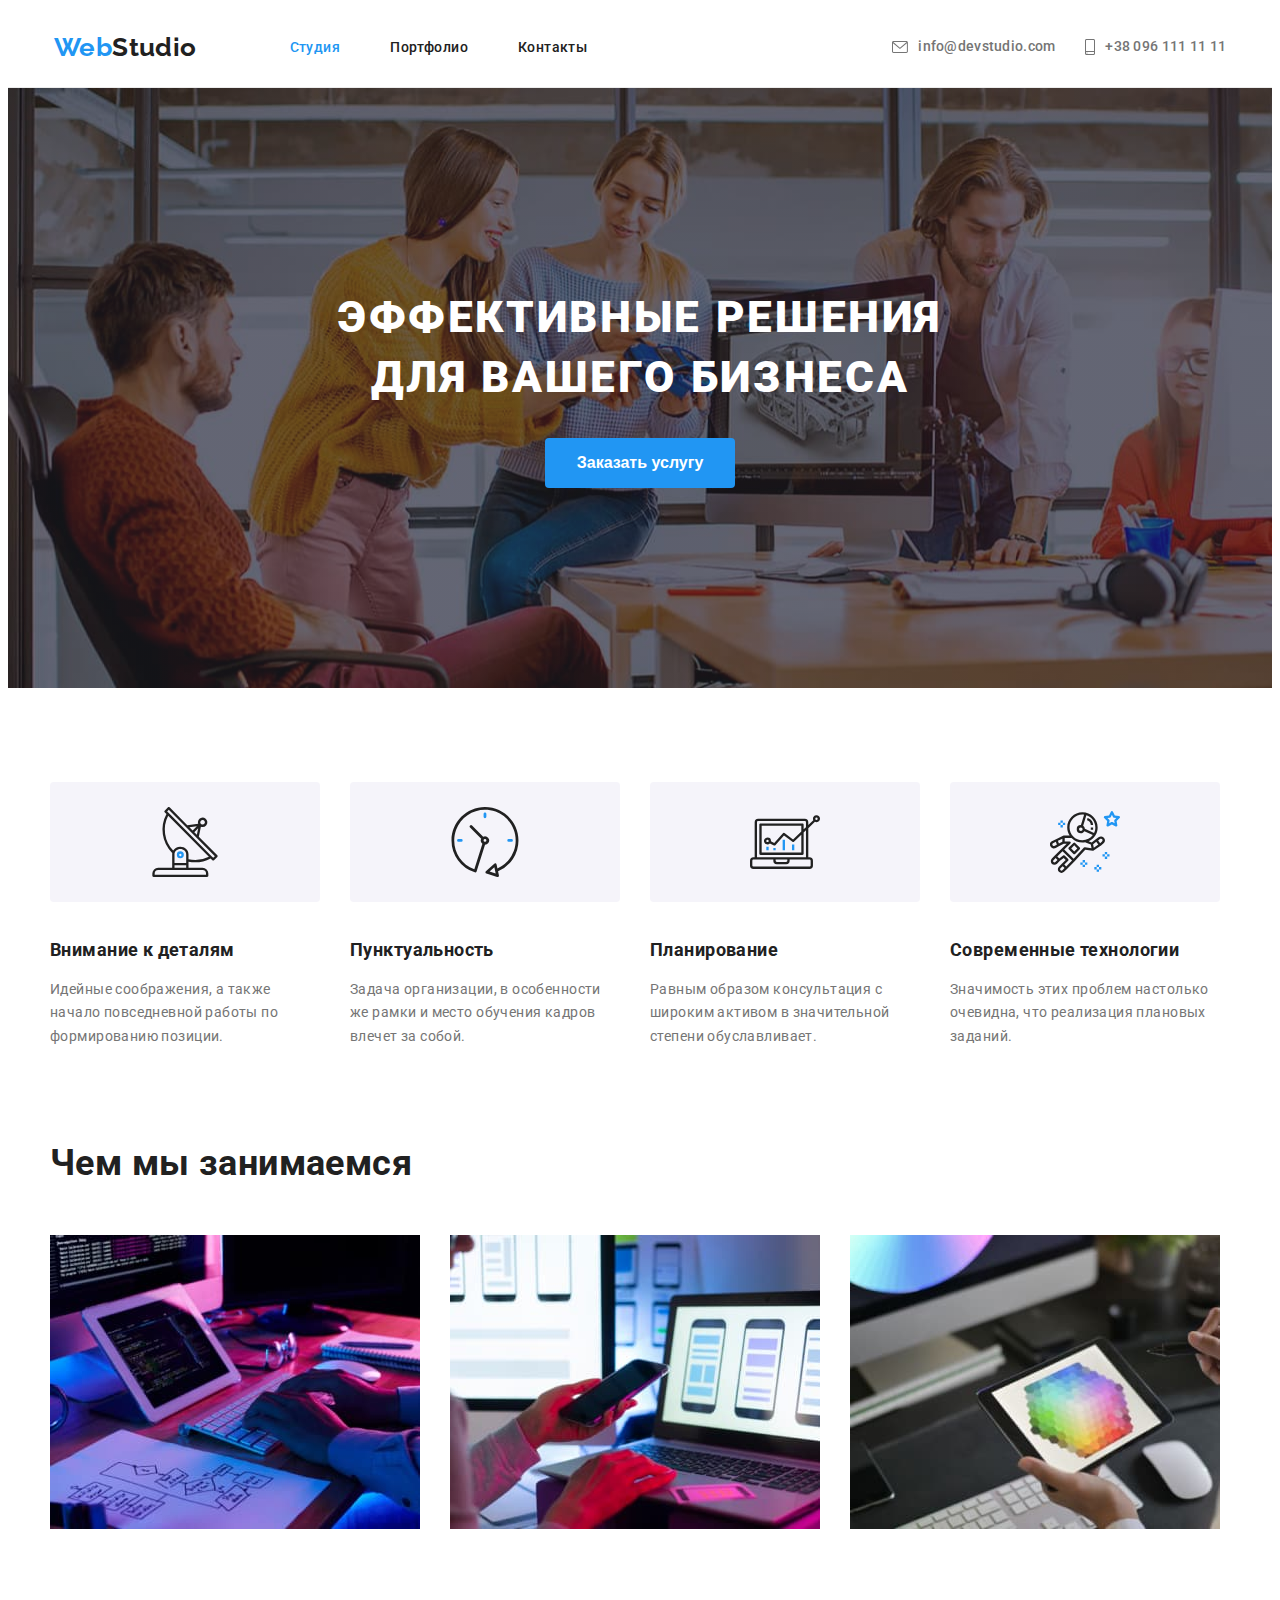
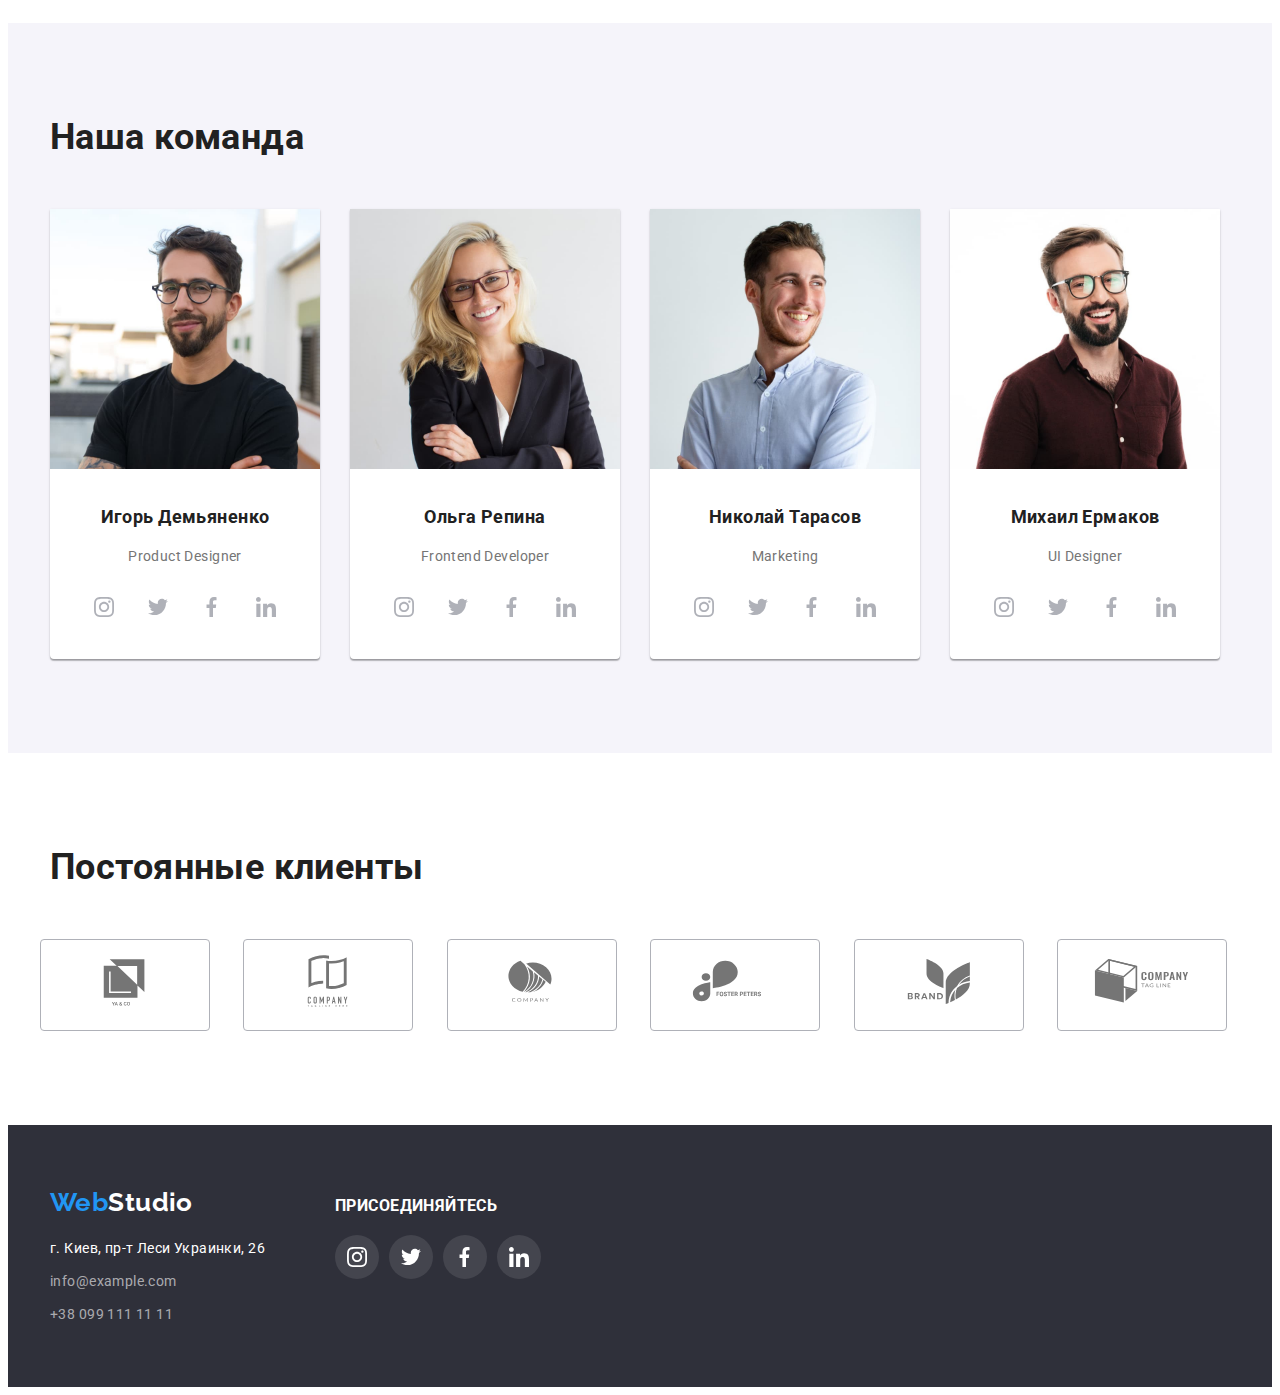
<file: index.html>
<!DOCTYPE html>
<html lang="ru">
<head class="head">
    <meta charset="UTF-8">
    <meta http-equiv="X-UA-Compatible" content="IE=edge">
    <meta name="viewport" content="width=device-width, initial-scale=1.0">
    <title>Эффективные решения для вашего бизнеса</title>
    <link rel="stylesheet" href="https://cdnjs.cloudflare.com/ajax/libs/modern-normalize/1.1.0/modern-normalize.min.css" integrity="sha512-wpPYUAdjBVSE4KJnH1VR1HeZfpl1ub8YT/NKx4PuQ5NmX2tKuGu6U/JRp5y+Y8XG2tV+wKQpNHVUX03MfMFn9Q==" crossorigin="anonymous" referrerpolicy="no-referrer" />
    <link rel="preconnect" href="https://fonts.googleapis.com">
    <link rel="preconnect" href="https://fonts.gstatic.com" crossorigin>
    <link href="https://fonts.googleapis.com/css2?family=Raleway:wght@700&family=Roboto:wght@400;500;700;900&display=swap" rel="stylesheet">
    <link rel="stylesheet" href="./css/style.css">

</head  >
    <body>
        <!--верхняя линия-->
        <header class="head">
            <div class="container">
                <nav class="main-nav">
                    <a href="" lang="en" rel="noopener noreferrer" class="list logo"><span class="web">Web</span><span class="studio">Studio</span></a>
                    <ul class="site-nav list">
                        <li class="item link"><a href="info@devstudio.com" class="list menu current">Студия</a></li>
                        <li class="item link"><a href="./portfolio.html" class="list menu">Портфолио</a></li>
                        <li class="item link"><a href="#" class="list menu">Контакты</a></li>
                    </ul>
                    <ul class="site-nav address list">
                        <li class="link">
                            <a href="mailto:info@devstudio.com" class="list contacts" >
                                <svg class="icon-mail" width="16" height="12" >
                                    <use  href="./images/symbol-defs.svg#icon-envelope" ></use>
                                </svg>
                                info@devstudio.com
                            </a>
                        </li>
                        <li class="link">
                            <div class="link">
                                <a href="tel:+380961111111" class="list contacts">
                                    <svg class="icon-mail" width="10px" height="16px">
                                        <use  href="./images/symbol-defs.svg#icon-smartphone"></use>
                                    </svg>
                                    +38 096 111 11 11
                                </a>
                            </div>
                        </li>
                    </ul>
                </nav>
            </div>
        </header>

        <!--содержымое сайта-->
        <main >
            <!--сеция шапка сайта-->
            <section class="section hiro">
                <div class="container">
                    <h1 class="hiro-title list">Эффективные решения для вашего бизнеса</h1>
                    <button  type="button" class="list hiro-btn">Заказать услугу</button>
                </div>
            </section>
            
            <!--Секция особенности-->
            
            <section class="section">
                <div class="container ">
                    <h2 hidden class="list">особенности</h2>
                    <ul class="list features">
                        <li class="item antenna">
                            <h3 class="text-title">Внимание к деталям</h3>
                            <p class="text">Идейные соображения, а также начало повседневной работы по формированию позиции.</p>
                        </li>
                        <li class="item clock">
                            <h3 class="text-title">Пунктуальность</h3>
                            <p class="text">Задача организации, в особенности же рамки и место обучения кадров влечет за собой.</p>
                        </li>
                        <li class="item chart">
                            <h3 class="text-title">Планирование</h3>
                            <p class="text">Равным образом консультация с широким активом в значительной степени обуславливает.</p>
                        </li>
                        <li class="item astronaut">
                            <h3 class="text-title">Современные технологии</h3>
                            <p class="text">Значимость этих проблем настолько очевидна, что реализация плановых заданий.</p>
                        </li>
                    </ul>
                </div>
            </section>

                <!--Секцыя чем занимаемся-->

            <section class="section engaged-zero">
                <div class="container">
                    <h2 class="section-title list">Чем мы занимаемся</h2>
                    <ul class="list engaged">
                        <li class="item"><img src="./images/box1.jpg" alt="image" width="370" height="294"/></li>
                        <li class="item"><img src="./images/box2.jpg" alt="image" width="370" height="294"/></li>
                        <li class="item"><img src="./images/box3.jpg" alt="image" width="370" height="294"/></li>
                    </ul>
                </div>
            </section>
                
                <!--Секция наща коианда-->
                
            <section class="section team">
                <div class="container">
                    <h2 class="section-title list">Наша команда</h2>
                    <ul class="team list">
                        <li class="item">  
                            <img  src="./images/img.jpg" alt="Игорь Демьяненко" width="270" height="260">
                            <h3 class="text-title name">Игорь Демьяненко</h3>
                            <p lang="en" class="text">Product Designer</p>
                            <div class="social-icon">
                                <a  href="https://www.instagram.com/" target="blank"  rel="noopener noreferrer" class="icon-link list">
                                    <svg class="icon">
                                        <use class="simboll" href="./images/symbol-defs.svg#icon-instagram"></use>
                                    </svg>
                                </a>
                                <a href="https://twitter.com/" target="blank"  rel="noopener noreferrer" class="icon-link list">
                                    <svg class="icon">
                                        <use class="simboll" href="./images/symbol-defs.svg#icon-twitter" ></use>
                                    </svg>
                                </a>
                                <a href="https://m.facebook.com/" target="blank"  rel="noopener noreferrer" class="icon-link list">
                                    <svg class="icon">
                                        <use href="./images/symbol-defs.svg#icon-facebook"></use>
                                    </svg>
                                </a>
                                <a href="https://www.linkedin.com/" target="blank"  rel="noopener noreferrer" class="icon-link list">
                                    <svg class="icon">
                                        <use  href="./images/symbol-defs.svg#icon-linkedin"></use>
                                    </svg>
                                </a>
                            </div>
                        </li>
                        <li class="item">
                            <img src="./images/img(2).jpg" alt="Ольга Репина" width="270" height="260">
                            <h3 class="text-title name">Ольга Репина</h3>
                            <p lang="en" class="text">Frontend Developer</p>
                            <div class="social-icon">
                                <a  href="https://www.instagram.com/" target="blank"  rel="noopener noreferrer" class="icon-link list">
                                    <svg class="icon">
                                        <use  href="./images/symbol-defs.svg#icon-instagram" ></use>
                                    </svg>
                                </a>
                                <a href="https://twitter.com/" target="blank" rel="noopener noreferrer" class="icon-link list">
                                    <svg class="icon">
                                        <use href="./images/symbol-defs.svg#icon-twitter"></use>
                                    </svg>
                                </a>
                                <a href="https://m.facebook.com/" target="blank"  rel="noopener noreferrer" class="icon-link list">
                                    <svg class="icon">
                                        <use href="./images/symbol-defs.svg#icon-facebook" ></use>
                                    </svg>
                                </a>
                                <a href="https://www.linkedin.com/" target="blank"  rel="noopener noreferrer" class="icon-link list">
                                    <svg class="icon">
                                        <use  href="./images/symbol-defs.svg#icon-linkedin" ></use>
                                    </svg>
                                </a>
                            </div>
                        </li>
                        <li class="item">
                            <img src="./images/img(1).jpg" alt="Николай Тарасов" width="270" height="260">
                            <h3 class="text-title name">Николай Тарасов</h3>
                            <p lang="en" class="text">Marketing</p>
                            <div class="social-icon">
                                <a  href="https://www.instagram.com/" target="blank"  rel="noopener noreferrer" class="icon-link list">
                                    <svg class="icon">
                                        <use  href="./images/symbol-defs.svg#icon-instagram" ></use>
                                    </svg>
                                </a>
                                <a href="https://twitter.com/" target="blank"  rel="noopener noreferrer" class="icon-link list">
                                    <svg class="icon">
                                        <use href="./images/symbol-defs.svg#icon-twitter" ></use>
                                    </svg>
                                </a>
                                <a href="https://m.facebook.com/" target="blank"  rel="noopener noreferrer" class="icon-link list">
                                    <svg class="icon">
                                        <use href="./images/symbol-defs.svg#icon-facebook" ></use>
                                    </svg>
                                </a>
                                <a href="https://www.linkedin.com/" target="blank"  rel="noopener noreferrer" class="icon-link list">
                                    <svg class="icon">
                                        <use  href="./images/symbol-defs.svg#icon-linkedin" ></use>
                                    </svg>
                                </a>
                            </div>
                            </li>
                        <li class="item">
                            <img src="./images/img(3).jpg" alt="Михаил Ермаков" width="270" height="260">
                            <h3 class="text-title name">Михаил Ермаков</h3>
                            <p lang="en" class="text">UI Designer</p>
                            <div class="social-icon">
                                <a  href="https://www.instagram.com/" target="blank"  rel="noopener noreferrer" class="icon-link list">
                                    <svg class="icon">
                                        <use  href="./images/symbol-defs.svg#icon-instagram" ></use>
                                    </svg>
                                </a>
                                <a href="https://twitter.com/" target="blank"  rel="noopener noreferrer" class="icon-link list">
                                    <svg class="icon list">
                                        <use href="./images/symbol-defs.svg#icon-twitter" ></use>
                                    </svg>
                                </a>
                                <a href="https://m.facebook.com/" target="blank"  rel="noopener noreferrer" class="icon-link list">
                                    <svg class="icon">
                                        <use href="./images/symbol-defs.svg#icon-facebook" ></use>
                                    </svg>
                                </a>
                                <a href="https://www.linkedin.com/" target="blank"  rel="noopener noreferrer" class="icon-link list">
                                    <svg class="icon">
                                        <use  href="./images/symbol-defs.svg#icon-linkedin" ></use>
                                    </svg>
                                </a>
                            </div>
                        </li>
                    </ul>
                </div>
            </section>

        <!-- cuctomers section -->

            <section class="section">
                <div class="container list">
                    <h2 class="section-title list">Постоянные клиенты</h2>
                    <ul class=" customers list">
                        <li class="item">
                            <a class="customers-link list" href="" rel="noopener noreferrer">
                                <svg class="customers-icon" width="106" height="60">
                                    <use href="./images/symbol-defs.svg#icon-client_one" ></use>
                                </svg>
                            </a>
                        </li>
                        <li class="item">
                            <a class="customers-link list" href="" rel="noopener noreferrer">
                                <svg class="customers-icon" width="106" height="60">
                                    <use href="./images/symbol-defs.svg#icon-client_two" ></use>
                                </svg>
                            </a>
                        </li>
                        <li class="item">
                            <a class="customers-link list" href="" rel="noopener noreferrer">
                                <svg class="customers-icon" width="106" height="60">
                                    <use href="./images/symbol-defs.svg#icon-client_three" ></use>
                                </svg>
                            </a>
                        </li>
                        <li class="item">
                            <a class="customers-link list" href="https://www.fosterandpartners.com/" rel="noopener noreferrer">
                                <svg class="customers-icon" width="106" height="60">
                                    <use href="./images/symbol-defs.svg#icon-client_four" ></use>
                                </svg>
                            </a>
                        </li>
                        <li class="item">
                            <a class="customers-link list" href="" rel="noopener noreferrer">
                                <svg class="customers-icon" width="106" height="60">
                                    <use href="./images/symbol-defs.svg#icon-client_five" ></use>
                                </svg>
                            </a>
                        </li>
                        <li class="item">
                            <a class="customers-link list" href="" rel="noopener noreferrer">
                                <svg class="customers-icon" width="106" height="60">
                                    <use href="./images/symbol-defs.svg#icon-client_six" ></use>
                                </svg>
                            </a>
                        </li>
                    </ul>
                </div>
            </section>
        </main>
            <!--секция подвала-->
        <footer class="section foot zero">
            <div class="container foot-container">
            <div>
            <a href="" lang="en" rel="noopener noreferrer" class="list foot-logo"><span class="web">Web</span><span class="studio-foot">Studio</span></a>
            <address>
                <ul class="address list">
                    <li><a href="https://www.google.com/maps/place/%D0%B1%D1%83%D0%BB%D1%8C%D0%B2%D0%B0%D1%80+%D0%9B%D0%B5%D1%81%D1%96+%D0%A3%D0%BA%D1%80%D0%B0%D1%97%D0%BD%D0%BA%D0%B8,+26,+%D0%9A%D0%B8%D1%97%D0%B2,+02000/@50.4265807,30.5361971,17z/data=!3m1!4b1!4m5!3m4!1s0x40d4cf0e033ecbe9:0x57a4dffefec77da0!8m2!3d50.4265807!4d30.5383858" target="blank" rel="noopener noreferrer" class="place list">г. Киев, пр-т Леси Украинки, 26</a></li>
                    <li class="link"> <a href="" rel="" class="list contact">info@example.com</a></li>
                    <li class="link"> <a href="" rel="" class="list contact">+38 099 111 11 11</a></li>
                </ul>
             </address>
            </div>
             <ul class="foot-social list">
                 <li>
                    <h3 class="foot-social-title list">присоединяйтесь</h3>
                 </li>
                 <li>
                    <div class="social-icon list">
                        <a  href="https://www.instagram.com/" target="blank"  rel="noopener noreferrer" class="icon-link list">
                            <svg class="icon">
                                <use  href="./images/symbol-defs.svg#icon-instagram"></use>
                            </svg>
                        </a>
                        <a href="https://twitter.com/" target="blank"  rel="noopener noreferrer" class="icon-link list">
                            <svg class="icon list">
                                <use href="./images/symbol-defs.svg#icon-twitter" ></use>
                            </svg>
                        </a>
                        <a href="https://m.facebook.com/" target="blank"  rel="noopener noreferrer" class="icon-link list">
                            <svg class="icon">
                                <use href="./images/symbol-defs.svg#icon-facebook" ></use>
                            </svg>
                        </a>
                        <a href="https://www.linkedin.com/" target="blank"  rel="noopener noreferrer" class="icon-link list">
                            <svg class="icon">
                                <use  href="./images/symbol-defs.svg#icon-linkedin" ></use>
                            </svg>
                        </a>
                    </div>
                 </li>
             </ul>
            </div>
        </footer>
    </body>
</html>
</file>
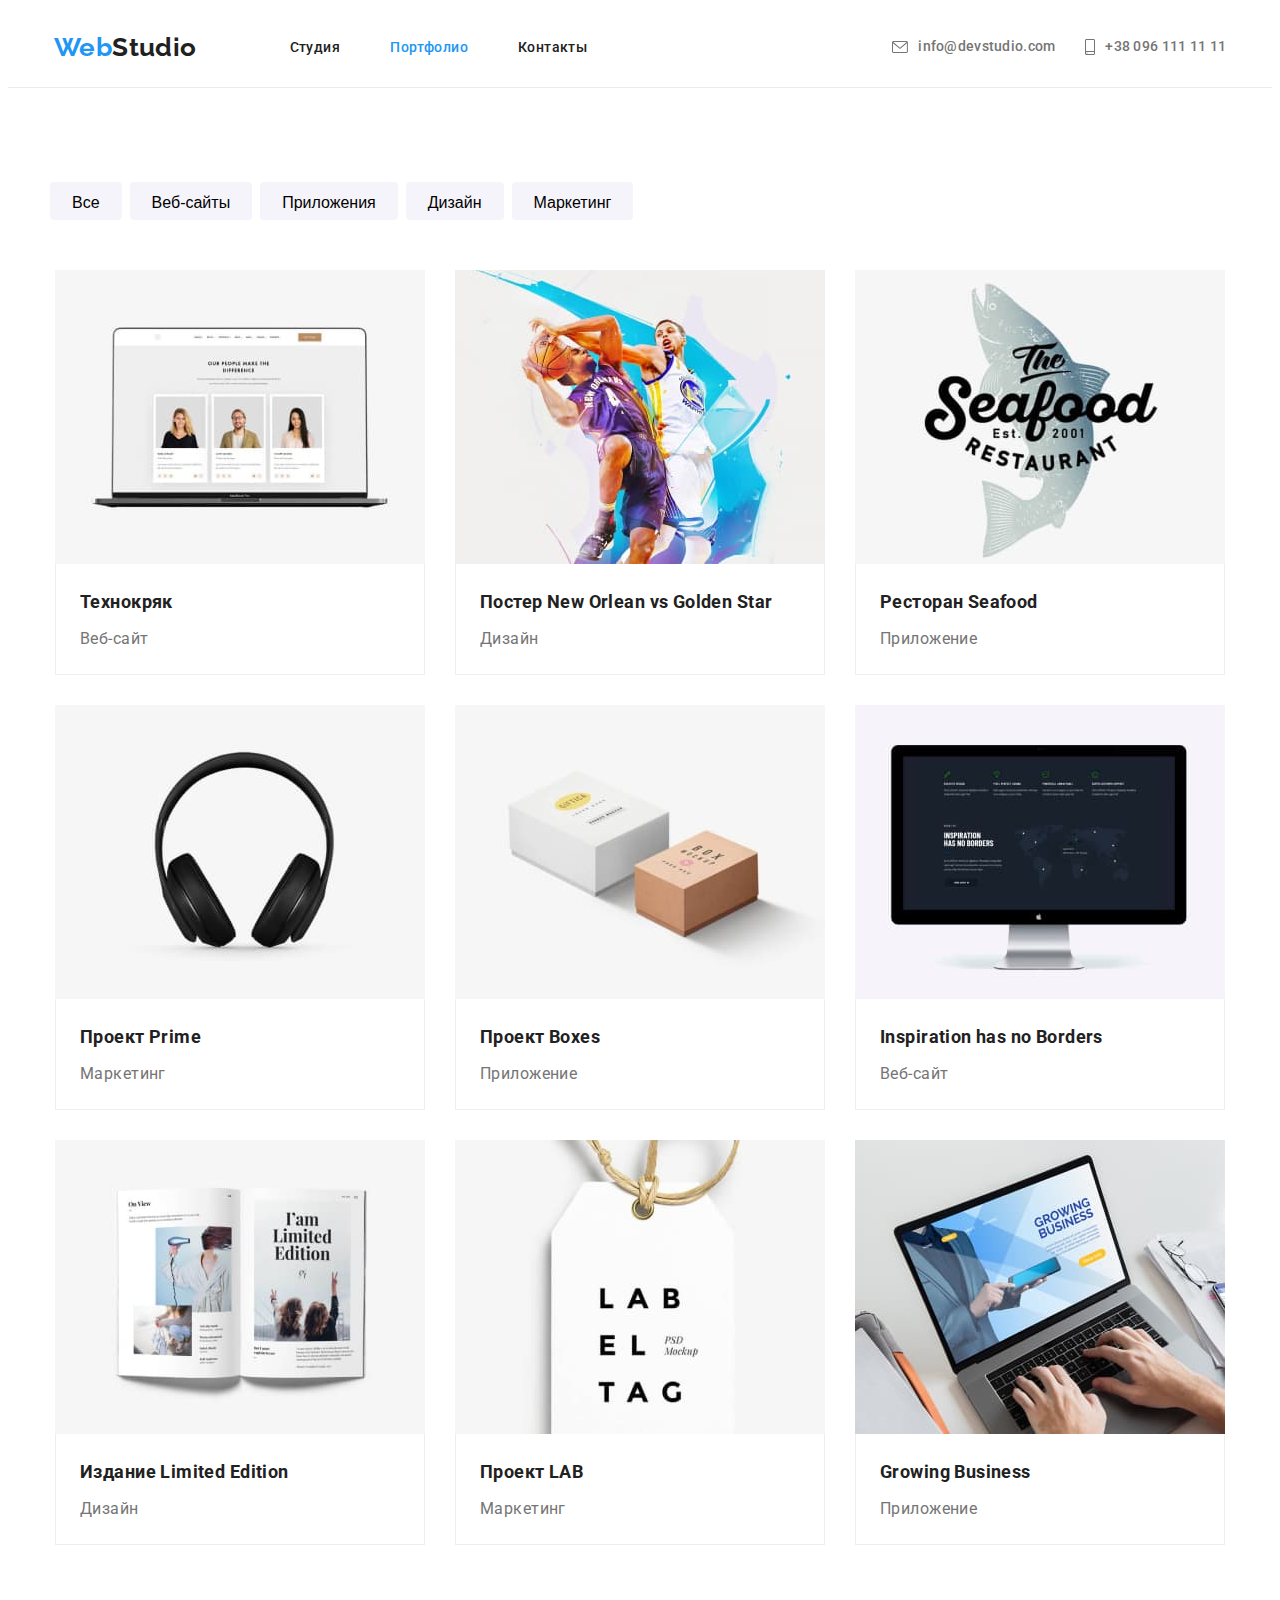
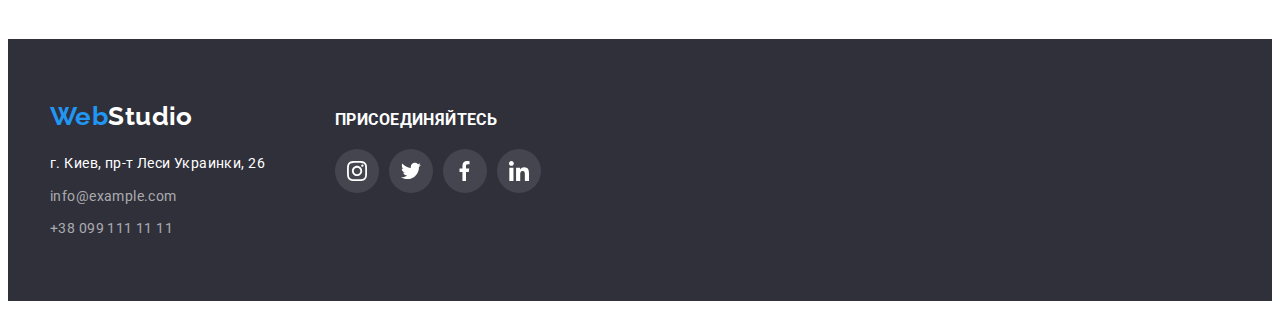
<file: portfolio.html>
<!DOCTYPE html>
<html lang="ru">
<head>
    <meta charset="UTF-8">
    <meta http-equiv="X-UA-Compatible" content="IE=edge">
    <meta name="viewport" content="width=device-width, initial-scale=1.0">
    <title>Эффективные решения для вашего бизнеса</title>
    <link rel="stylesheet" href="https://cdnjs.cloudflare.com/ajax/libs/modern-normalize/1.1.0/modern-normalize.min.css" integrity="sha512-wpPYUAdjBVSE4KJnH1VR1HeZfpl1ub8YT/NKx4PuQ5NmX2tKuGu6U/JRp5y+Y8XG2tV+wKQpNHVUX03MfMFn9Q==" crossorigin="anonymous" referrerpolicy="no-referrer" />
    <link rel="preconnect" href="https://fonts.googleapis.com">
    <link rel="preconnect" href="https://fonts.gstatic.com" crossorigin>
    <link href="https://fonts.googleapis.com/css2?family=Raleway:wght@700&family=Roboto:wght@400;500;700;900&display=swap" rel="stylesheet">
    <link rel="stylesheet" href="./css/style.css">
</head>
    <body>
        <!--верхняя линия-->

        <header class="head">
            <div class="container">
                <nav class="main-nav">
                    <a href="" lang="en" rel="noopener noreferrer" class="list logo"><span class="web">Web</span><span class="studio">Studio</span></a>
                    <ul class="site-nav list">
                        <li class="item link"><a href="./index.html" class="list menu ">Студия</a></li>
                        <li class="item link"><a href="./portfolio.html" class="list menu current">Портфолио</a></li>
                        <li class="item link"><a href="#" class="list menu">Контакты</a></li>
                    </ul>
                    <ul class="site-nav address list">
                        <li class="link">
                            <a href="mailto:info@devstudio.com" class="list contacts" >
                                <svg class="icon-mail envelope" width="16" height="12">
                                    <use  href="./images/symbol-defs.svg#icon-envelope"></use>
                                </svg>
                                info@devstudio.com
                            </a>
                        </li>
                        <li class="link">
                            <div class="link">
                                <a href="tel:+380961111111" class="list contacts">
                                    <svg class="icon-mail smartphone" width="10" height="16">
                                        <use  href="./images/symbol-defs.svg#icon-smartphone"></use>
                                    </svg>
                                    +38 096 111 11 11
                                </a>
                            </div>
                        </li>
                    </ul>
                </nav>
            </div>
        </header>
        <main>
            <!-- секция фильтры -->
            <section class="section">
                <div class="container">
                    <h1 hidden>Portfolio</h1>
                    <ul  class="filters list">
                        <li class="button"><button type="button" class="btn">Все</button></li>
                        <li class="button"><button type="button" class="btn">Веб-сайты</button></li>
                        <li class="button"><button type="button" class="btn">Приложения</button></li>
                        <li class="button"><button type="button" class="btn">Дизайн</button></li>
                        <li class="button"><button type="button" class="btn">Маркетинг</button></li>
                    </ul>
           
            <!-- секция проектов -->

                    <ul class="portfolio list">
                        <li class="item">
                            <a href="" class="list">
                                <img src="./images/imgtehnocrack.jpg" alt="laptop" width="370" height="294">
                                <div class="card">
                                    <h2 class="spacing text-title">Технокряк</h2>
                                    <p class="text">Веб-сайт</p>
                                </div>
                            </a>
                        </li>
                        <li class="item">
                            <a href="" class="list">
                                <img src="./images/img(game).jpg" alt="basketball" width="370" height="294">
                                <div class="card">
                                    <h2 class="spacing text-title">Постер New Orlean vs Golden Star</h2>
                                    <p class="text">Дизайн</p> 
                                </div>
                            </a>                  
                        </li>
                        <li class="item">
                            <a href="" class="list">
                                <img src="./images/img(seafood).jpg" alt="logo" width="370" height="294">      
                                <div class="card">
                                    <h2 class="spacing text-title">Ресторан Seafood</h2>
                                    <p class="text">Приложение</p>
                                </div>   
                            </a>
                        </li>
                        <li class="item">
                            <a href="" class="list">
                                <img src="./images/img(prime).jpg" alt="headphone" width="370" height="294">
                                <div class="card">
                                    <h2 class="spacing text-title">Проект Prime</h2>
                                    <p class="text">Маркетинг</p>
                                </div>
                            </a>
                        </li>
                        <li class="item">
                            <a href="" class="list">
                                <img src="./images/img(boxes).jpg" alt="boxes" width="370" height="294">
                                <div class="card">
                                    <h2 class="spacing text-title">Проект Boxes</h2>
                                    <p class="text">Приложение</p>
                                </div>
                            </a>
                        </li>
                        <li class="item">
                            <a href="" class="list">
                                <img src="./images/img(websyite).jpg" alt="site screenshots" width="370" height="294">
                                <div class="card">
                                    <h2 lang="en" class="spacing text-title">Inspiration has no Borders</h2>
                                    <p class="text">Веб-сайт</p>
                                </div>
                            </a>
                        </li>
                        <li class="item">
                            <a href="" class="list">
                                <img src="./images/img(limited).jpg" alt="magazine" width="370" height="294">
                                <div class="card">
                                    <h2 class="spacing text-title">Издание Limited Edition</h2>
                                    <p class="text">Дизайн</p>
                                </div>
                            </a>
                        </li>
                        <li class="item">
                            <a href="" class="list">
                                <img src="./images/img(lab).jpg" alt="label" width="370" height="294">
                                <div class="card">
                                    <h2 class="spacing text-title">Проект LAB</h2>
                                    <p class="text">Маркетинг</p>
                                </div>
                            </a>
                        </li>
                        <li class="item">
                            <a href="" class="list">
                                <img src="./images/img(business).jpg" alt="business" width="370" height="294">
                                <div class="card">
                                    <h2 lang="en" class="spacing text-title">Growing Business</h2>
                                    <p class="text">Приложение</p>
                                </div>
                            </a>
                        </li>
                    </ul>
                </div>
            </section>
        </main>
        <!--секция подвала-->
        <footer class="section foot zero">
            <div class="container foot-container">
            <div>
            <a href="" lang="en" rel="noopener noreferrer" class="list foot-logo"><span class="web">Web</span><span class="studio-foot">Studio</span></a>
            <address>
                <ul class="address list">
                    <li><a href="https://www.google.com/maps/place/%D0%B1%D1%83%D0%BB%D1%8C%D0%B2%D0%B0%D1%80+%D0%9B%D0%B5%D1%81%D1%96+%D0%A3%D0%BA%D1%80%D0%B0%D1%97%D0%BD%D0%BA%D0%B8,+26,+%D0%9A%D0%B8%D1%97%D0%B2,+02000/@50.4265807,30.5361971,17z/data=!3m1!4b1!4m5!3m4!1s0x40d4cf0e033ecbe9:0x57a4dffefec77da0!8m2!3d50.4265807!4d30.5383858" target="blank" rel="noopener noreferrer" class="place list">г. Киев, пр-т Леси Украинки, 26</a></li>
                    <li class="link"> <a href="" rel="" class="list contact">info@example.com</a></li>
                    <li class="link"> <a href="" rel="" class="list contact">+38 099 111 11 11</a></li>
                </ul>
             </address>
            </div>
             <ul class="foot-social list">
                 <li>
                    <h3 class="foot-social-title list">присоединяйтесь</h3>
                 </li>
                 <li>
                    <div class="social-icon list">
                        <a  href="https://www.instagram.com/" target="blank"  rel="noopener noreferrer" class="icon-link list">
                            <svg class="icon">
                                <use  href="./images/symbol-defs.svg#icon-instagram" ></use>
                            </svg>
                        </a>
                        <a href="https://twitter.com/" target="blank"  rel="noopener noreferrer" class="icon-link list">
                            <svg class="icon list">
                                <use href="./images/symbol-defs.svg#icon-twitter" ></use>
                            </svg>
                        </a>
                        <a href="https://m.facebook.com/" target="blank"  rel="noopener noreferrer" class="icon-link list">
                            <svg class="icon">
                                <use href="./images/symbol-defs.svg#icon-facebook" ></use>
                            </svg>
                        </a>
                        <a href="https://www.linkedin.com/" target="blank"  rel="noopener noreferrer" class="icon-link list">
                            <svg class="icon">
                                <use  href="./images/symbol-defs.svg#icon-linkedin" ></use>
                            </svg>
                        </a>
                    </div>
                 </li>
             </ul>
            </div>
        </footer>
    </body>
</html>
</file>
<file: css/style.css>
/* цвет текста 
        #212121
         #757575
          #FFFFFF
          #2196F3
          #AFB1B8
           футер бекграунд #2F303A  */
    
:root {
    --primary-text-color: #757575 ;
    --title-text-color : #212121;
    --accent-color :  #2196F3;
    --primery-white-color :  #FFFFFF;
    --primery-bg-color : #2F303A;
    --foot-contacts-color :rgba(255, 255, 255, 0.6);
    --hiro-btn-hover-color : #188CE8;
    --teem-bg-color : #F5F4FA;
    --social-site: #AFB1B8;
}
*,
*::after,
*::before {
    box-sizing: border-box;
}

h1,
h2,
h3,
h4,
h5,
h6,
p {
    margin-top: 0;
}

img{
    display: block;
    max-width: 100%;
    height: auto;
}

body {  
    font-family: 'Roboto', sans-serif;
    font-size: 14px;
    letter-spacing: 0.03em;
    background-color: var(--primery-white-color );
    color: var(--primary-text-color);
    }
    
    .list {
        padding: 0;
        margin: 0;
        list-style: none;
        text-decoration: none;
    }
    .section {
        padding-top: 94px;
        padding-bottom: 94px;
        margin-right: auto;
        margin-left: auto;
    }

    .zero{
        padding-bottom: 0;
        padding-top: 0;
    }

    .container {
        width: 1200px;
        justify-items: start;
        padding-left: 10px;
        padding-right: 10px;
        margin-right: auto;
        margin-left: auto;
    }

    .head{
        padding-top: 24px;
        padding-bottom: 24px;
        border-bottom: 1px solid #ECECEC;
    }

    .main-nav {
        display: flex;
        align-items: center;
        margin-right: auto;
        margin-left: auto;

    }

    /* logotype */
    .logo{ 
        display: inline-block;
        margin-right: 93px;

        font-family: Raleway;
        font-weight: bold;
        font-size: 26px;
        line-height: 1.19;
    }

    .logo .web,
    .foot .web{
        font-family: Raleway;
        font-weight: bold;
        font-size: 26px;
        line-height: 1.19;
        color: var(--accent-color);
    }

    .logo .studio{
        font-family: Raleway;
        font-weight: bold;
        font-size: 26px;
        line-height: 1.19;
        color:  var(--title-text-color);
    }

    .studio-foot{
        font-family: Raleway;
        font-weight: bold;
        font-size: 26px;
        line-height: 1.19;
        color: var(--primery-white-color);
    }

    /*  Site navigation */

    .site-nav {
        display: flex;
    }

    .site-nav .link .list.current{
        color: var(--accent-color);
    }

    .link .text {
        color: var(--title-text-color);
    }

    .site-nav .item + .item {
        margin-left: 50px;
    }

    .site-nav.address {
        margin-left: 305px;
    }

    .site-nav .link :hover,
    .site-nav .link :focus {
        color: var(--accent-color);
    }

    .address .link :hover,
    .address .link :focus{
        color: var(--accent-color);
    }

    .foot .address .link :hover,
    .foot .address .link :focus{
        color: var(--primery-white-color);
    }

    .site-nav.address .link + .link{
        margin-left: 30px;
    }

    .contacts{
        display: flex;
        align-items: center;
        font-weight: 500;
        font-weight: 500;
        font-size: 14px;
        line-height: 1.14;

        letter-spacing: 0.02em;
        color: var(--primary-text-color);
    }

    .icon-mail{
        fill: currentColor;
        margin-right: 10px;
       
    }


    .menu{
        font-weight: 500;
        font-size: 14px;
        line-height: 1.14;
        color: var(--title-text-color );
    }

     /* buttons */

    .hiro-btn{
        display: inline-block;
        padding: 10px 32px;

        cursor: pointer;
        font-weight: bold;
        font-size: 16px;
        line-height: 1.87;
        color: var(--primery-white-color);
        background-color: var(--accent-color);
        border-radius: 4px;
        border: none;
    }

    .hiro .hiro-btn :hover,
    .hiro .hiro-btn :focus{
        background-color: var(--hiro-btn-hover-color);
    }

     /* hiro section */

    .hiro{
        display: block;
        max-width: 1600px;
        padding-top: 200px;
        padding-bottom: 200px;
        background-image: linear-gradient(
            to left,
            rgba(47, 48, 58, 0.4),
            rgba(47, 48, 58, 0.4)),
            url(../images/Img-bg.jpg);
        object-position: cover;
        justify-content: center;
        text-align: center;
        background-repeat: no-repeat;
        background-color:var(--primery-bg-color);
    }

    .hiro-title{
        display: flexbox;
        margin-bottom: 30px;
        margin-left: auto;
        margin-right: auto;
        width: 696px;


         font-weight: 900;
         font-size: 44px;
         line-height: 1.36;
         letter-spacing: 0.06em;
         text-transform: uppercase;
         color: var(--primery-white-color);
        
    }

    /* features */

    .features {
        display: flex;
        min-width: 270px;
    }

    .features .item+.item{
        margin-left: 30px;
    }

    .features .item {
        width: 270px;
    }

    .features .text-title{
        margin-top: 30px;
    }

    .features .item::before{
        content: "";
        display: block ;
        height: 120px;
        width: 270px;
        background: #F5F4FA;
        border-radius: 4px;
    }

    .features .antenna::before{
        content: "";
        display: block ;
        background-image: url(../images/antenna.svg);
        background-repeat: no-repeat;
        background-position: center;
    }

    .features .clock::before{
        content: "";
        display: block ;
        background-image: url(../images/clock.svg);
        background-repeat: no-repeat;
        background-position: center;
    }

    .features .chart::before{
        content: "";
        display: block ;
        background-image: url(../images/chart.svg);
        background-repeat: no-repeat;
        background-position: center;
    }

    .features .astronaut::before{
        content: "";
        display: block ;
        background-image: url(..//images/astronaut.svg);
        background-repeat: no-repeat;
        background-position: center;
    } 

    .engaged {
        display: flex;
        justify-content: center;
    }

    .engaged-zero{
        padding-top: 0;
    }

    .engaged .item + .item {
        margin-left: 30px;
    }

    /* our team */

    .team {
        display: flex;
        justify-content: center;
        background:var(--teem-bg-color);
    }

    .team .item .name{
        display: flex;
        justify-content: center;
        margin-top: 30px;
        margin-bottom: 0px;
    }

    .team .item .text{
        display: flex;
        justify-content: center;
        margin-top: 10px;
    }


    .team .item{
        background-color: var(--primery-white-color);
        box-shadow: 0px 1px 3px rgba(0, 0, 0, 0.12), 0px 1px 1px rgba(0, 0, 0, 0.14), 0px 2px 1px rgba(0, 0, 0, 0.2);
        border-radius: 0px 0px 4px 4px;

    }

    .team .item + .item {
        margin-left: 30px;
    }

    .social-icon {
        display: flex;
        justify-items: center;
        margin-left: 32px;
        margin-top: 16px;
        margin-bottom: 30px;
    }

    .icon-link+.icon-link{
        margin-left: 10px;
    } 

    .icon-link{
        display: flex;
        padding: 12px 12px;
        width: 44px;
        height: 44px;
        color: var(--social-site);
        border: none;
        border-radius: 100%;
        background-color: var(--primery-white-color);
    }

    .icon-link:hover{
        background-color: var(--accent-color);
        color: var(--primery-white-color);
    }


    .icon{
        display: flex;
        fill: currentColor;
        width: 20px;
        height: 20px;
    }

    .section-title {
        display: flex;
        justify-content: center;
        margin-bottom: 50px;

        font-size: 36px;
        line-height: 1.16; 
        color: var(--title-text-color);
    }

    .text-title {
        margin-top: 0;
        margin-bottom: 10px;

        font-size: 14px;
        line-height: 1.14;
    }

    .list .text-title {
        font-size: 18px;
        line-height: 2;
        color: var(--title-text-color );
    } 

    .list .text-title .name{
        font-weight: 500;
    }

    .text{
        margin-top: 0;
        margin-bottom: 0;

        font-size: 14px;
        line-height: 1.71;
        color: var(--primary-text-color);
    }

    /* customers */

    .customers .item{
        content: "";
        display: block ;
        height: 92px;
        width: 170px;
        background: var(--primery-white-color);
        border: 1px solid #AFB1B8;
        fill: var(--social-site);
        border-radius: 4px;
    }

    .customers .item:hover{
        border: 1px solid var(--accent-color);
    }

    .customers .item{
        display: inline-flex;
        margin-left: -10px;
        justify-content: center;
        flex-wrap: nowrap;
    }

    .customers-link{
        display: flex;
        justify-content: center;
        height: 92px;
        width: 170px;

        color: currentColor;
    }

    .customers-link:hover{
        color: var(--accent-color);
    }

    .customers-icon{
        margin-top: 12px;
        fill: currentColor;
    }

    .customers .item+.item{
        margin-left: 30px;
    }
    
    /* Footer */

    .foot-container{
        display: flex;
        align-items: baseline;
    }

    .foot-logo {
        margin-bottom: 20px;
    }

    .foot .link{
        margin-top: 9px;
    }

    .foot{
        padding-top: 60px;
        padding-bottom: 60px;
        margin-right: auto;
        margin-left: auto;

        background-color:  var(--primery-bg-color);
    }

    .foot .address{
        margin-top: 20px;
        line-height: 1.71;
    }

    .address .place{
        font-style: normal;
        color: var(--primery-white-color);
    }
    .foot .contact {
        font-style: normal;
        color: var(--foot-contacts-color);
    }

    .foot .icon-link{
        background-color: rgba(255, 255, 255, 0.1);
    }

    .foot .icon-link:hover{
        background-color: var(--accent-color);
    }

    .foot-social-title{
        font-weight: bold;
        line-height: 1.14;
        text-transform: uppercase;

        color: #FFFFFF;
    }
    .foot .social-icon{
        margin-left: 0;
        margin-top: 20px;
        margin-bottom: 0;
    }

    .foot .social-icon .icon{
        fill: var(--primery-white-color);
    }

    .foot-social{
        margin-top: 12px;
        margin-left: 70px;
    }

    /* page two */


     /* filters button */

    .btn {
        display: inline-block;
        height: 38px;
        padding: 6px 22px;
        justify-content: center;

        cursor: pointer;
        background: #F5F4FA;
        font-weight: 500;
        font-size: 16px;
        line-height: 1.87; 
        border:  none;
        border-radius: 4px;
    }

    .button :hover,
    .button :focus {
        color: var(--primery-white-color);
        background-color: var(--accent-color);
        box-sizing: border-box;
        box-shadow: 0px 3px 1px rgba(0, 0, 0, 0.1), 0px 1px 2px rgba(0, 0, 0, 0.08), 0px 2px 2px rgba(0, 0, 0, 0.12);
        border-radius: 4px;
    }

    /* portfolio */

    .portfolio{
        display: flex;
        width: 1360;
        justify-content: center;
        justify-items: start;
        flex-wrap: wrap;
    }

    .portfolio .item{
        display: block;
        background: #FFFFFF;
    }

    .portfolio .item +.item{
        margin-left: 30px;
    }

    .portfolio .item:hover{
        box-sizing: border-box;
        box-shadow: 0px 1px 1px rgba(0, 0, 0, 0.12), 0px 4px 4px rgba(0, 0, 0, 0.06), 1px 4px 6px rgba(0, 0, 0, 0.16);
    }

    .portfolio .item:nth-child(4){
        margin-left: 0;
    }

    .portfolio .item:nth-child(7){
        margin-left: 0;
    }

    .portfolio :nth-child(n + 4) {
        margin-top: 30px;
    }

    .filters.list {
        display: flex;
        justify-content: center;
        justify-items: center;
        margin-bottom: 50px;
    }
    .card{
        padding-top: 20px;
        padding-bottom: 20px;
        padding-left: 24px;
        border-bottom: 1px solid #EEEEEE;
        border-left: 1px solid #EEEEEE;
        border-right: 1px solid #EEEEEE;
        box-sizing: border-box;
    }
    .card .text-title{
        margin-bottom: 4px;
    }

    .list .button + .button {
        margin-left: 8px;
    }



    .portfolio .item .text{
        font-size: 16px;
        line-height: 1.87;
    }

    .spacing .text-title{
        letter-spacing: 0.06em;
    }
</file>
